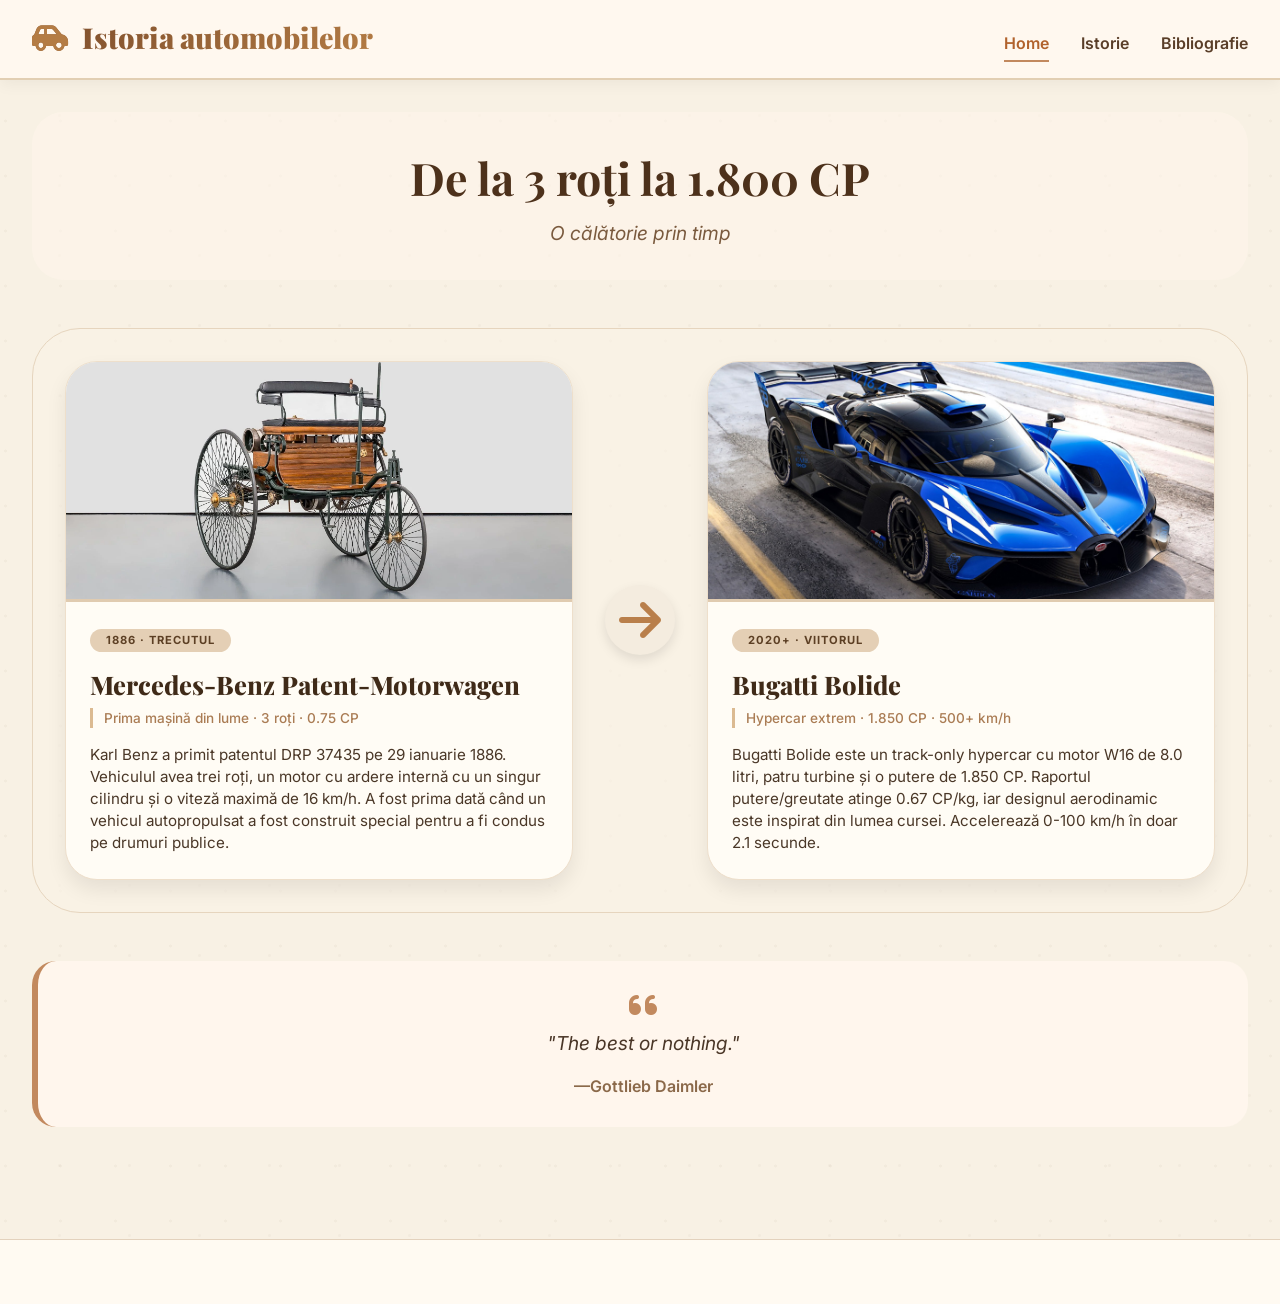
<file: index.html>
<!DOCTYPE html>
<html lang="ro">
<head>
    <meta charset="UTF-8">
    <meta name="viewport" content="width=device-width, initial-scale=1.0">
    <title>Home | Istoria automobilelor</title>
    <link rel="stylesheet" href="style.css">
    <link rel="preconnect" href="https://fonts.googleapis.com">
    <link rel="preconnect" href="https://fonts.gstatic.com" crossorigin>
    <link href="https://fonts.googleapis.com/css2?family=Playfair+Display:wght@400;700;900&family=Inter:wght@300;400;500;600;700&display=swap" rel="stylesheet">
    <link rel="stylesheet" href="https://cdnjs.cloudflare.com/ajax/libs/font-awesome/6.0.0-beta3/css/all.min.css">
</head>
<body>

<div class="fixed-header">
    <div class="header-container">
        <div class="site-title">
            <i class="fas fa-car-side"></i> Istoria automobilelor
        </div>
        <div class="nav-menu">
            <a href="index.html" class="active">Home</a>
            <a href="istorie.html">Istorie</a>
            <a href="bibliografie.html">Bibliografie</a>
        </div>
    </div>
</div>

<main class="main-content">
    <div class="hero-section">
        <h1>De la 3 roți la 1.800 CP</h1>
        <p>O călătorie prin timp</p>
    </div>

    <div class="timeline-showcase">
        <div class="car-card">
            <img src="primamasina.jpg" alt="Mercedes Benz Patent-Motorwagen" onerror="this.src='https://upload.wikimedia.org/wikipedia/commons/thumb/7/7b/Mercedes-Benz_Patent_Motorwagen_Replica_%282016%29.jpg/800px-Mercedes-Benz_Patent_Motorwagen_Replica_%282016%29.jpg'">
            <div class="card-content">
                <span class="card-era">1886 · TRECUTUL</span>
                <h3>Mercedes-Benz Patent-Motorwagen</h3>
                <div class="car-sub">Prima mașină din lume · 3 roți · 0.75 CP</div>
                <div class="car-desc">
                    Karl Benz a primit patentul DRP 37435 pe 29 ianuarie 1886. Vehiculul avea trei roți, un motor cu ardere internă cu un singur cilindru și o viteză maximă de 16 km/h. A fost prima dată când un vehicul autopropulsat a fost construit special pentru a fi condus pe drumuri publice.
                </div>
            </div>
        </div>

        <div class="arrow-icon">
            <i class="fas fa-arrow-right"></i>
        </div>

        <div class="car-card">
            <img src="concept.jpg" alt="Bugatti Bolide" onerror="this.src='https://cdn.motor1.com/images/mgl/RMvWJ/s3/bugatti-bolide-2020.jpg'">
            <div class="card-content">
                <span class="card-era">2020+ · VIITORUL</span>
                <h3>Bugatti Bolide</h3>
                <div class="car-sub">Hypercar extrem · 1.850 CP · 500+ km/h</div>
                <div class="car-desc">
                    Bugatti Bolide este un track-only hypercar cu motor W16 de 8.0 litri, patru turbine și o putere de 1.850 CP. Raportul putere/greutate atinge 0.67 CP/kg, iar designul aerodinamic este inspirat din lumea cursei. Accelerează 0-100 km/h în doar 2.1 secunde.
                </div>
            </div>
        </div>
    </div>

    <div class="intro-quote">
        <i class="fas fa-quote-left"></i>
        <p>"The best or nothing."</p>
        <span>—Gottlieb Daimler</span>
    </div>
</main>

<footer>

</footer>

</body>
</html>
</file>
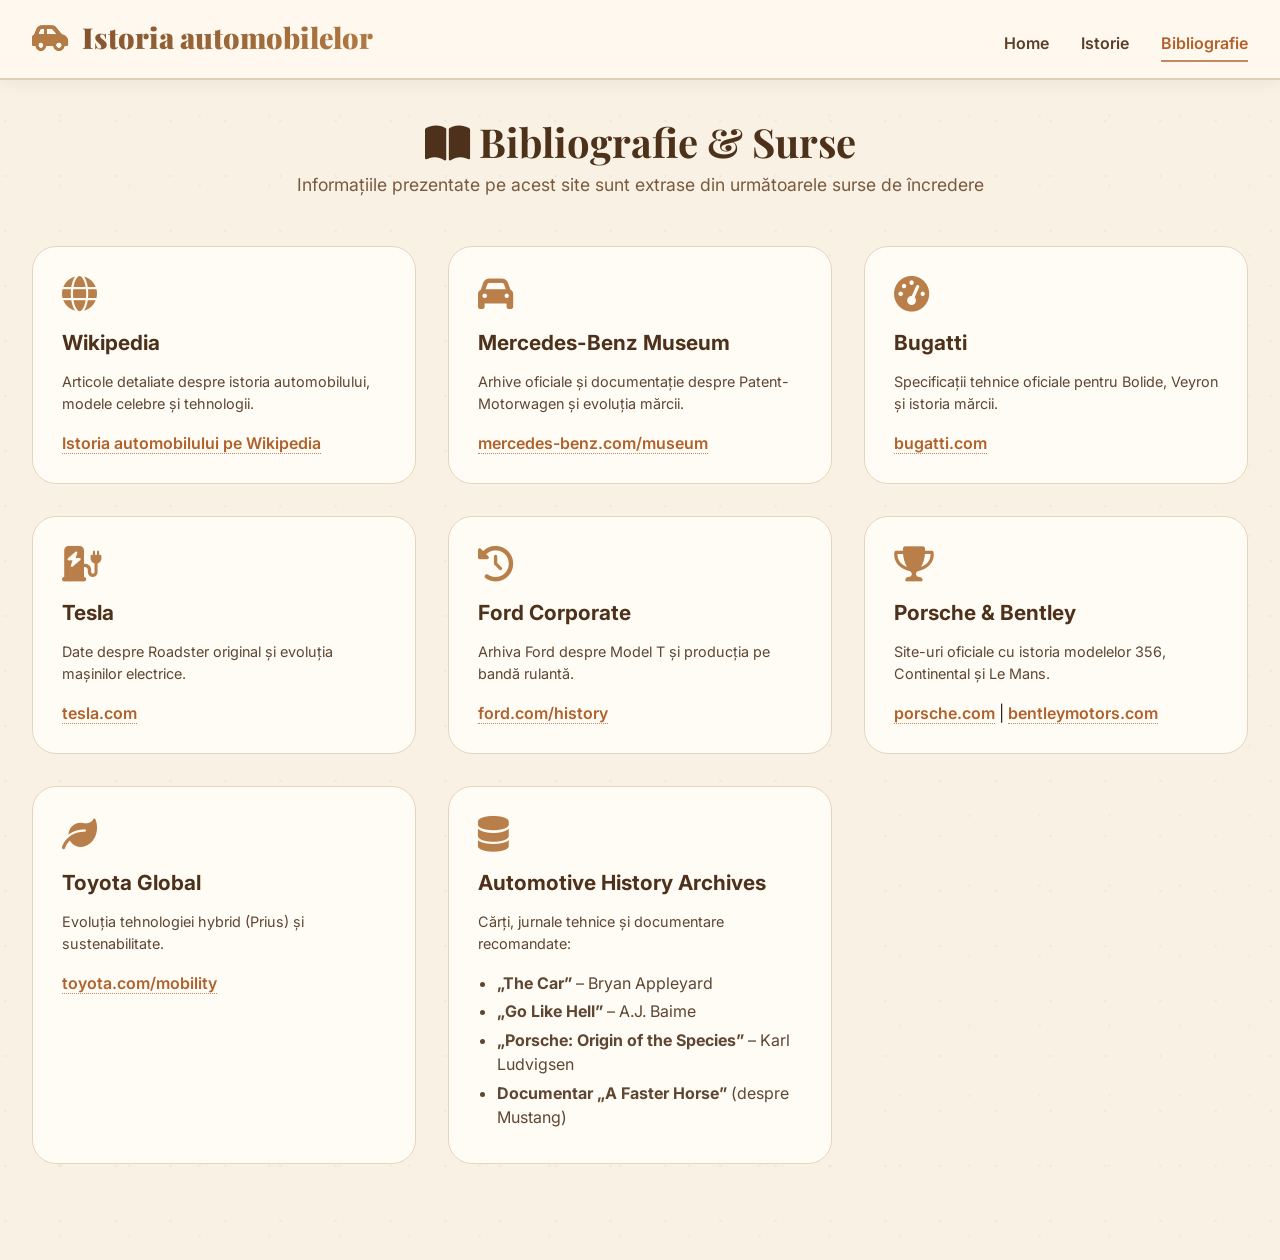
<file: bibliografie.html>
<!DOCTYPE html>
<html lang="ro">
<head>
    <meta charset="UTF-8">
    <meta name="viewport" content="width=device-width, initial-scale=1.0">
    <title>Bibliografie |  Istoria automobilelor</title>
    <link rel="stylesheet" href="style.css">
    <link href="https://fonts.googleapis.com/css2?family=Playfair+Display:wght@400;700;900&family=Inter:wght@300;400;500;600;700&display=swap" rel="stylesheet">
    <link rel="stylesheet" href="https://cdnjs.cloudflare.com/ajax/libs/font-awesome/6.0.0-beta3/css/all.min.css">
</head>
<body>

<div class="fixed-header">
    <div class="header-container">
        <div class="site-title">
            <i class="fas fa-car-side"></i>  Istoria automobilelor
        </div>
        <div class="nav-menu">
            <a href="index.html">Home</a>
            <a href="istorie.html">Istorie</a>
            <a href="bibliografie.html" class="active">Bibliografie</a>
        </div>
    </div>
</div>

<main class="main-content">
    <div class="page-header">
        <h1><i class="fas fa-book-open"></i> Bibliografie & Surse</h1>
        <p>Informațiile prezentate pe acest site sunt extrase din următoarele surse de încredere</p>
    </div>

    <div class="bibliografie-grid">
        <div class="bib-card">
            <i class="fas fa-globe"></i>
            <h3>Wikipedia</h3>
            <p>Articole detaliate despre istoria automobilului, modele celebre și tehnologii.</p>
            <a href="https://en.wikipedia.org/wiki/History_of_the_automobile" target="_blank">Istoria automobilului pe Wikipedia</a>
        </div>

        <div class="bib-card">
            <i class="fas fa-car"></i>
            <h3>Mercedes-Benz Museum</h3>
            <p>Arhive oficiale și documentație despre Patent-Motorwagen și evoluția mărcii.</p>
            <a href="https://www.mercedes-benz.com/en/classic/museum/" target="_blank">mercedes-benz.com/museum</a>
        </div>

        <div class="bib-card">
            <i class="fas fa-tachometer-alt"></i>
            <h3>Bugatti</h3>
            <p>Specificații tehnice oficiale pentru Bolide, Veyron și istoria mărcii.</p>
            <a href="https://www.bugatti.com/" target="_blank">bugatti.com</a>
        </div>

        <div class="bib-card">
            <i class="fas fa-charging-station"></i>
            <h3>Tesla</h3>
            <p>Date despre Roadster original și evoluția mașinilor electrice.</p>
            <a href="https://www.tesla.com/" target="_blank">tesla.com</a>
        </div>

        <div class="bib-card">
            <i class="fas fa-history"></i>
            <h3>Ford Corporate</h3>
            <p>Arhiva Ford despre Model T și producția pe bandă rulantă.</p>
            <a href="https://corporate.ford.com/company/history.html" target="_blank">ford.com/history</a>
        </div>

        <div class="bib-card">
            <i class="fas fa-trophy"></i>
            <h3>Porsche & Bentley</h3>
            <p>Site-uri oficiale cu istoria modelelor 356, Continental și Le Mans.</p>
            <a href="https://www.porsche.com/romania/" target="_blank">porsche.com</a> | 
            <a href="https://www.bentleymotors.com/" target="_blank">bentleymotors.com</a>
        </div>

        <div class="bib-card">
            <i class="fas fa-leaf"></i>
            <h3>Toyota Global</h3>
            <p>Evoluția tehnologiei hybrid (Prius) și sustenabilitate.</p>
            <a href="https://global.toyota/en/mobility/" target="_blank">toyota.com/mobility</a>
        </div>

        <div class="bib-card">
            <i class="fas fa-database"></i>
            <h3>Automotive History Archives</h3>
            <p>Cărți, jurnale tehnice și documentare recomandate:</p>
            <ul>
                <li><strong>„The Car”</strong> – Bryan Appleyard</li>
                <li><strong>„Go Like Hell”</strong> – A.J. Baime</li>
                <li><strong>„Porsche: Origin of the Species”</strong> – Karl Ludvigsen</li>
                <li><strong>Documentar „A Faster Horse”</strong> (despre Mustang)</li>
            </ul>
        </div>
    </div>
</main>


</body>
</html>
</file>
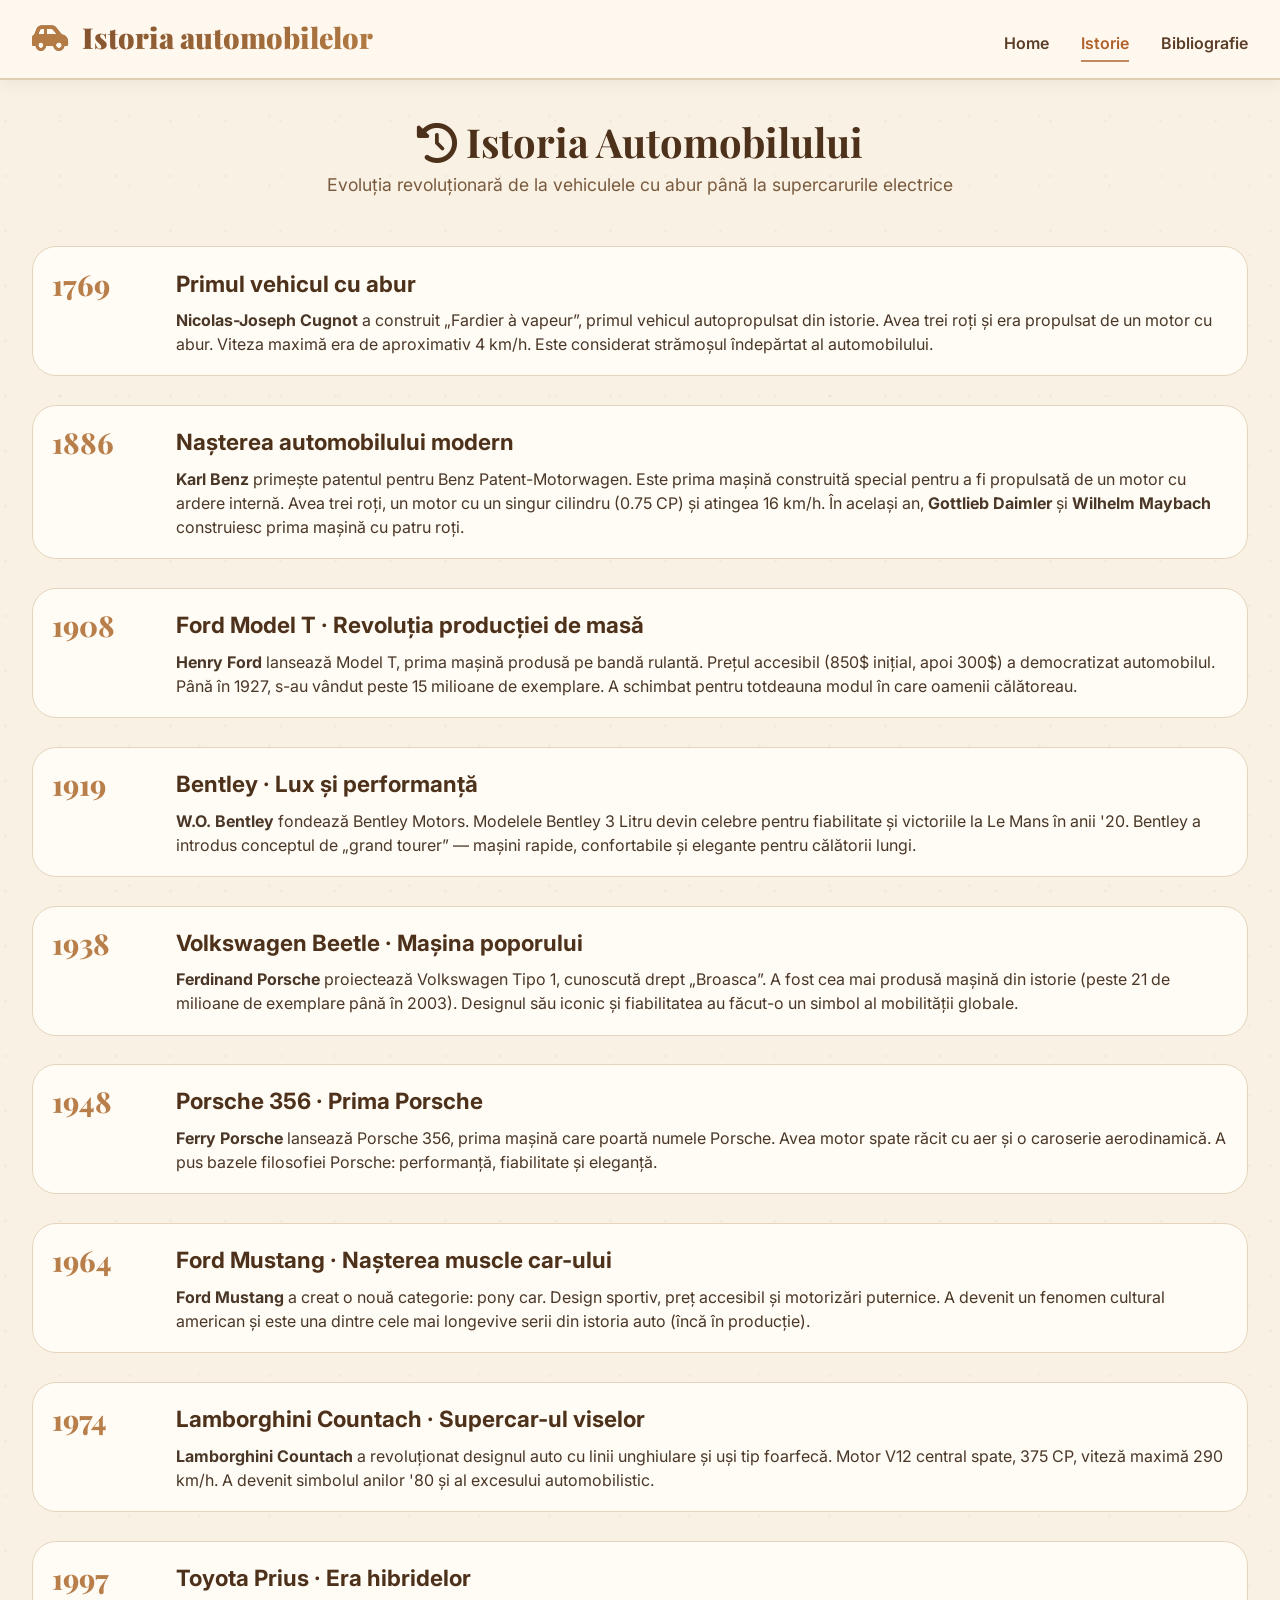
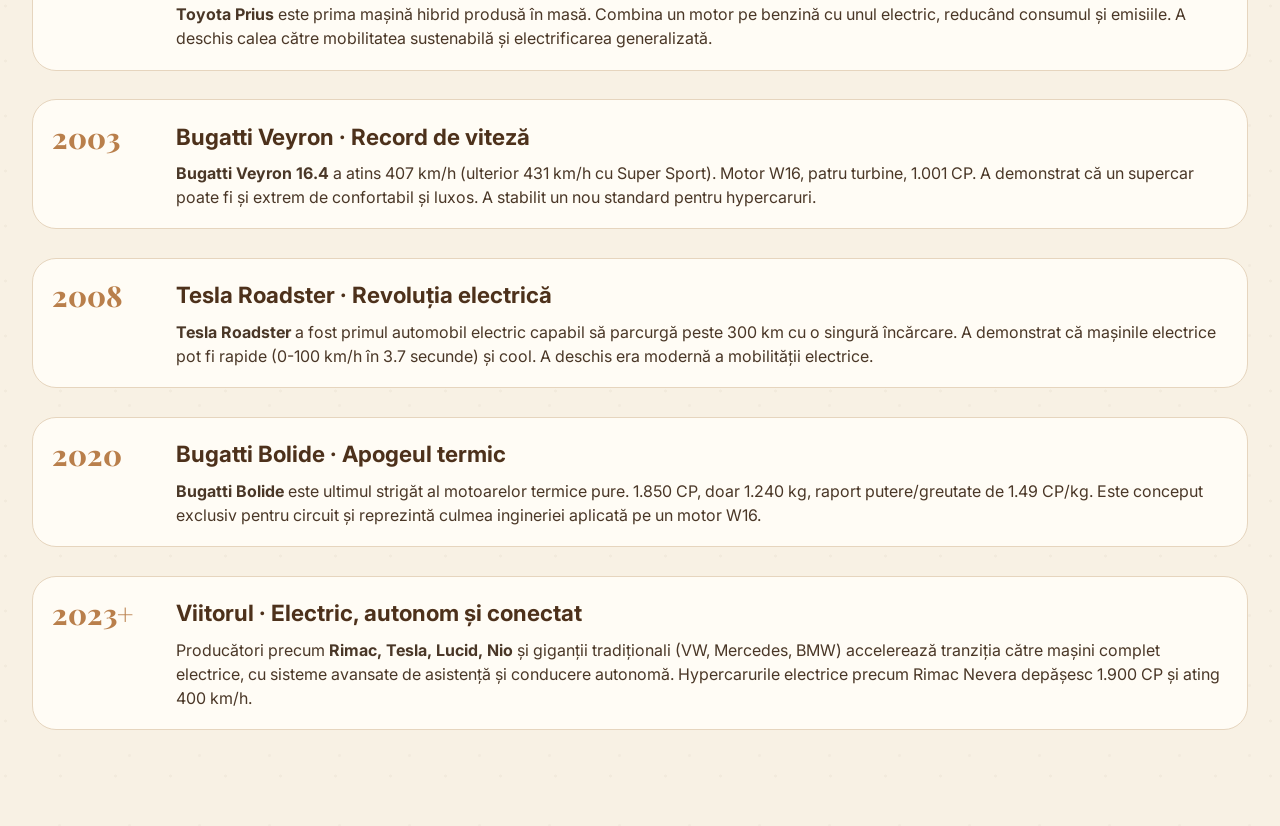
<file: istorie.html>
<!DOCTYPE html>
<html lang="ro">
<head>
    <meta charset="UTF-8">
    <meta name="viewport" content="width=device-width, initial-scale=1.0">
    <title>Istoria Automobilului |  Istoria automobilelor</title>
    <link rel="stylesheet" href="style.css">
    <link href="https://fonts.googleapis.com/css2?family=Playfair+Display:wght@400;700;900&family=Inter:wght@300;400;500;600;700&display=swap" rel="stylesheet">
    <link rel="stylesheet" href="https://cdnjs.cloudflare.com/ajax/libs/font-awesome/6.0.0-beta3/css/all.min.css">
</head>
<body>

<div class="fixed-header">
    <div class="header-container">
        <div class="site-title">
            <i class="fas fa-car-side"></i>  Istoria automobilelor
        </div>
        <div class="nav-menu">
            <a href="index.html">Home</a>
            <a href="istorie.html" class="active">Istorie</a>
            <a href="bibliografie.html">Bibliografie</a>
        </div>
    </div>
</div>

<main class="main-content">
    <div class="page-header">
        <h1><i class="fas fa-history"></i> Istoria Automobilului</h1>
        <p>Evoluția revoluționară de la vehiculele cu abur până la supercarurile electrice</p>
    </div>

    <div class="timeline-istorie">
        
        <div class="timeline-item">
            <div class="timeline-year">1769</div>
            <div class="timeline-content">
                <h3>Primul vehicul cu abur</h3>
                <p><strong>Nicolas-Joseph Cugnot</strong> a construit „Fardier à vapeur”, primul vehicul autopropulsat din istorie. Avea trei roți și era propulsat de un motor cu abur. Viteza maximă era de aproximativ 4 km/h. Este considerat strămoșul îndepărtat al automobilului.</p>
            </div>
        </div>

        <div class="timeline-item">
            <div class="timeline-year">1886</div>
            <div class="timeline-content">
                <h3>Nașterea automobilului modern</h3>
                <p><strong>Karl Benz</strong> primește patentul pentru Benz Patent-Motorwagen. Este prima mașină construită special pentru a fi propulsată de un motor cu ardere internă. Avea trei roți, un motor cu un singur cilindru (0.75 CP) și atingea 16 km/h. În același an, <strong>Gottlieb Daimler</strong> și <strong>Wilhelm Maybach</strong> construiesc prima mașină cu patru roți.</p>
            </div>
        </div>

        <div class="timeline-item">
            <div class="timeline-year">1908</div>
            <div class="timeline-content">
                <h3>Ford Model T · Revoluția producției de masă</h3>
                <p><strong>Henry Ford</strong> lansează Model T, prima mașină produsă pe bandă rulantă. Prețul accesibil (850$ inițial, apoi 300$) a democratizat automobilul. Până în 1927, s-au vândut peste 15 milioane de exemplare. A schimbat pentru totdeauna modul în care oamenii călătoreau.</p>
            </div>
        </div>

        <div class="timeline-item">
            <div class="timeline-year">1919</div>
            <div class="timeline-content">
                <h3>Bentley · Lux și performanță</h3>
                <p><strong>W.O. Bentley</strong> fondează Bentley Motors. Modelele Bentley 3 Litru devin celebre pentru fiabilitate și victoriile la Le Mans în anii '20. Bentley a introdus conceptul de „grand tourer” — mașini rapide, confortabile și elegante pentru călătorii lungi.</p>
            </div>
        </div>

        <div class="timeline-item">
            <div class="timeline-year">1938</div>
            <div class="timeline-content">
                <h3>Volkswagen Beetle · Mașina poporului</h3>
                <p><strong>Ferdinand Porsche</strong> proiectează Volkswagen Tipo 1, cunoscută drept „Broasca”. A fost cea mai produsă mașină din istorie (peste 21 de milioane de exemplare până în 2003). Designul său iconic și fiabilitatea au făcut-o un simbol al mobilității globale.</p>
            </div>
        </div>

        <div class="timeline-item">
            <div class="timeline-year">1948</div>
            <div class="timeline-content">
                <h3>Porsche 356 · Prima Porsche</h3>
                <p><strong>Ferry Porsche</strong> lansează Porsche 356, prima mașină care poartă numele Porsche. Avea motor spate răcit cu aer și o caroserie aerodinamică. A pus bazele filosofiei Porsche: performanță, fiabilitate și eleganță.</p>
            </div>
        </div>

        <div class="timeline-item">
            <div class="timeline-year">1964</div>
            <div class="timeline-content">
                <h3>Ford Mustang · Nașterea muscle car-ului</h3>
                <p><strong>Ford Mustang</strong> a creat o nouă categorie: pony car. Design sportiv, preț accesibil și motorizări puternice. A devenit un fenomen cultural american și este una dintre cele mai longevive serii din istoria auto (încă în producție).</p>
            </div>
        </div>

        <div class="timeline-item">
            <div class="timeline-year">1974</div>
            <div class="timeline-content">
                <h3>Lamborghini Countach · Supercar-ul viselor</h3>
                <p><strong>Lamborghini Countach</strong> a revoluționat designul auto cu linii unghiulare și uși tip foarfecă. Motor V12 central spate, 375 CP, viteză maximă 290 km/h. A devenit simbolul anilor '80 și al excesului automobilistic.</p>
            </div>
        </div>

        <div class="timeline-item">
            <div class="timeline-year">1997</div>
            <div class="timeline-content">
                <h3>Toyota Prius · Era hibridelor</h3>
                <p><strong>Toyota Prius</strong> este prima mașină hibrid produsă în masă. Combina un motor pe benzină cu unul electric, reducând consumul și emisiile. A deschis calea către mobilitatea sustenabilă și electrificarea generalizată.</p>
            </div>
        </div>

        <div class="timeline-item">
            <div class="timeline-year">2003</div>
            <div class="timeline-content">
                <h3>Bugatti Veyron · Record de viteză</h3>
                <p><strong>Bugatti Veyron 16.4</strong> a atins 407 km/h (ulterior 431 km/h cu Super Sport). Motor W16, patru turbine, 1.001 CP. A demonstrat că un supercar poate fi și extrem de confortabil și luxos. A stabilit un nou standard pentru hypercaruri.</p>
            </div>
        </div>

        <div class="timeline-item">
            <div class="timeline-year">2008</div>
            <div class="timeline-content">
                <h3>Tesla Roadster · Revoluția electrică</h3>
                <p><strong>Tesla Roadster</strong> a fost primul automobil electric capabil să parcurgă peste 300 km cu o singură încărcare. A demonstrat că mașinile electrice pot fi rapide (0-100 km/h în 3.7 secunde) și cool. A deschis era modernă a mobilității electrice.</p>
            </div>
        </div>

        <div class="timeline-item">
            <div class="timeline-year">2020</div>
            <div class="timeline-content">
                <h3>Bugatti Bolide · Apogeul termic</h3>
                <p><strong>Bugatti Bolide</strong> este ultimul strigăt al motoarelor termice pure. 1.850 CP, doar 1.240 kg, raport putere/greutate de 1.49 CP/kg. Este conceput exclusiv pentru circuit și reprezintă culmea ingineriei aplicată pe un motor W16.</p>
            </div>
        </div>

        <div class="timeline-item">
            <div class="timeline-year">2023+</div>
            <div class="timeline-content">
                <h3>Viitorul · Electric, autonom și conectat</h3>
                <p>Producători precum <strong>Rimac, Tesla, Lucid, Nio</strong> și giganții tradiționali (VW, Mercedes, BMW) accelerează tranziția către mașini complet electrice, cu sisteme avansate de asistență și conducere autonomă. Hypercarurile electrice precum Rimac Nevera depășesc 1.900 CP și ating 400 km/h.</p>
            </div>
        </div>
    </div>
</main>



</body>
</html>
</file>
<file: style.css>
* {
    margin: 0;
    padding: 0;
    box-sizing: border-box;
}

body {
    background-color: #f8f1e4;
    background-image: radial-gradient(circle at 10% 20%, rgba(100, 65, 35, 0.04) 2%, transparent 2.5%),
                      radial-gradient(circle at 85% 65%, rgba(80, 50, 25, 0.03) 1.8%, transparent 2%);
    background-size: 55px 55px, 70px 70px;
    font-family: 'Inter', 'Segoe UI', sans-serif;
    color: #2c241a;
    line-height: 1.5;
}

.fixed-header {
    position: fixed;
    top: 0;
    left: 0;
    width: 100%;
    background: #fff8ef;
    backdrop-filter: blur(10px);
    box-shadow: 0 4px 15px rgba(0, 0, 0, 0.05);
    padding: 1rem 2rem;
    z-index: 1000;
    border-bottom: 2px solid #e2cfb3;
}

.header-container {
    max-width: 1300px;
    margin: 0 auto;
    display: flex;
    justify-content: space-between;
    align-items: baseline;
    flex-wrap: wrap;
    gap: 1rem;
}

.site-title {
    font-size: 1.8rem;
    font-weight: 900;
    font-family: 'Playfair Display', serif;
    background: linear-gradient(135deg, #7a4b2a, #b47c44);
    background-clip: text;
    -webkit-background-clip: text;
    color: transparent;
}

.site-title i {
    color: #b47c44;
    margin-right: 8px;
}

.nav-menu {
    display: flex;
    gap: 2rem;
}

.nav-menu a {
    text-decoration: none;
    font-weight: 600;
    color: #5a3e28;
    transition: 0.2s;
    padding: 0.3rem 0;
    border-bottom: 2px solid transparent;
}

.nav-menu a:hover, .nav-menu a.active {
    color: #b1622c;
    border-bottom-color: #c2895e;
}

.main-content {
    max-width: 1300px;
    margin: 0 auto;
    padding: 7rem 2rem 4rem 2rem;
}

.hero-section {
    text-align: center;
    margin-bottom: 3rem;
    padding: 2rem;
    background: rgba(255, 245, 235, 0.6);
    border-radius: 2rem;
}

.hero-section h1 {
    font-size: 2.8rem;
    font-family: 'Playfair Display', serif;
    color: #4d311b;
    margin-bottom: 0.5rem;
}

.hero-section p {
    font-size: 1.2rem;
    color: #7a5a3e;
    font-style: italic;
}

.timeline-showcase {
    display: flex;
    flex-wrap: wrap;
    justify-content: center;
    align-items: center;
    gap: 2rem;
    margin: 2rem 0 3rem;
    background: rgba(250, 243, 230, 0.7);
    border-radius: 3rem;
    padding: 2rem;
    border: 1px solid #e6d5be;
}

.car-card {
    flex: 1;
    min-width: 280px;
    background: #fffcf5;
    border-radius: 2rem;
    overflow: hidden;
    transition: transform 0.3s ease;
    box-shadow: 0 10px 20px rgba(0, 0, 0, 0.08);
    border: 1px solid #eedfcb;
}

.car-card:hover {
    transform: translateY(-5px);
}

.car-card img {
    width: 100%;
    height: 240px;
    object-fit: cover;
    background-color: #e9dbc9;
    display: block;
    border-bottom: 3px solid #e0cbb0;
}

.card-content {
    padding: 1.5rem;
}

.card-era {
    display: inline-block;
    background: #e4cfb5;
    padding: 0.2rem 1rem;
    border-radius: 30px;
    font-size: 0.7rem;
    font-weight: 700;
    letter-spacing: 1px;
    color: #5c3f24;
    margin-bottom: 0.8rem;
}

.car-card h3 {
    font-family: 'Playfair Display', serif;
    font-size: 1.6rem;
    font-weight: 800;
    margin-bottom: 0.3rem;
    color: #3f2a18;
}

.car-sub {
    font-size: 0.85rem;
    color: #aa7c54;
    margin-bottom: 1rem;
    border-left: 3px solid #dbba91;
    padding-left: 0.7rem;
    font-weight: 500;
}

.car-desc {
    font-size: 0.95rem;
    color: #4a3727;
    line-height: 1.45;
}

.arrow-icon {
    font-size: 3rem;
    color: #b97f4b;
    background: #f4ecdf;
    width: 70px;
    height: 70px;
    border-radius: 60px;
    display: flex;
    align-items: center;
    justify-content: center;
    box-shadow: 0 5px 12px rgba(0, 0, 0, 0.1);
}

.intro-quote {
    background: #fff6ed;
    border-left: 6px solid #c2895e;
    padding: 1.8rem;
    border-radius: 1.5rem;
    margin-top: 2rem;
    text-align: center;
}

.intro-quote i {
    font-size: 2rem;
    color: #c2895e;
    margin-bottom: 0.5rem;
}

.intro-quote p {
    font-size: 1.2rem;
    font-style: italic;
    color: #4a3627;
    max-width: 800px;
    margin: 0 auto;
}

.intro-quote span {
    display: block;
    margin-top: 1rem;
    font-weight: 600;
    color: #8b694a;
}

.page-header {
    text-align: center;
    margin-bottom: 3rem;
}

.page-header h1 {
    font-size: 2.5rem;
    font-family: 'Playfair Display', serif;
    color: #4d311b;
}

.page-header p {
    color: #7a5a3e;
    font-size: 1.1rem;
}

.timeline-istorie {
    display: flex;
    flex-direction: column;
    gap: 1.8rem;
    margin: 2rem 0;
}

.timeline-item {
    display: flex;
    flex-wrap: wrap;
    gap: 1.5rem;
    background: #fffcf5;
    border-radius: 1.5rem;
    padding: 1.2rem;
    border: 1px solid #e6d5be;
    transition: 0.2s;
}

.timeline-item:hover {
    background: #fffef9;
    box-shadow: 0 5px 15px rgba(0, 0, 0, 0.05);
}

.timeline-year {
    min-width: 100px;
    font-size: 1.8rem;
    font-weight: 800;
    font-family: 'Playfair Display', serif;
    color: #b97f4b;
    line-height: 1.2;
}

.timeline-content {
    flex: 1;
}

.timeline-content h3 {
    font-size: 1.4rem;
    color: #4d311b;
    margin-bottom: 0.5rem;
}

.timeline-content p {
    color: #4a3727;
    line-height: 1.5;
}

.bibliografie-grid {
    display: grid;
    grid-template-columns: repeat(auto-fill, minmax(320px, 1fr));
    gap: 2rem;
    margin: 2rem 0;
}

.bib-card {
    background: #fffcf5;
    border-radius: 1.5rem;
    padding: 1.8rem;
    border: 1px solid #e6d5be;
    transition: 0.2s;
}

.bib-card:hover {
    transform: translateY(-3px);
    box-shadow: 0 8px 20px rgba(0, 0, 0, 0.08);
}

.bib-card i {
    font-size: 2.2rem;
    color: #b97f4b;
    margin-bottom: 1rem;
}

.bib-card h3 {
    font-size: 1.3rem;
    margin-bottom: 0.8rem;
    color: #4d311b;
}

.bib-card p {
    color: #5e4632;
    margin-bottom: 1rem;
    font-size: 0.9rem;
}

.bib-card a {
    color: #b1622c;
    text-decoration: none;
    font-weight: 600;
    border-bottom: 1px dotted #c2895e;
}

.bib-card ul {
    margin-top: 0.8rem;
    padding-left: 1.2rem;
    color: #5e4632;
}

.bib-card li {
    margin-bottom: 0.3rem;
}

.note-bibliografie {
    background: #f3ecdf;
    border-radius: 1rem;
    padding: 1.5rem;
    text-align: center;
    margin-top: 2rem;
    border: 1px solid #e2cfb3;
}

.note-bibliografie i {
    font-size: 1.8rem;
    color: #b97f4b;
    margin-bottom: 0.5rem;
}

footer {
    text-align: center;
    padding: 2rem;
    font-size: 0.8rem;
    color: #9f8468;
    border-top: 1px solid #e3d2bd;
    margin-top: 3rem;
    background: #fffaf2;
}

@media (max-width: 800px) {
    .timeline-showcase {
        flex-direction: column;
    }
    .arrow-icon {
        transform: rotate(90deg);
    }
    .header-container {
        flex-direction: column;
        align-items: center;
    }
    .main-content {
        padding-top: 8rem;
    }
    .timeline-year {
        font-size: 1.4rem;
        min-width: 80px;
    }
}
</file>
